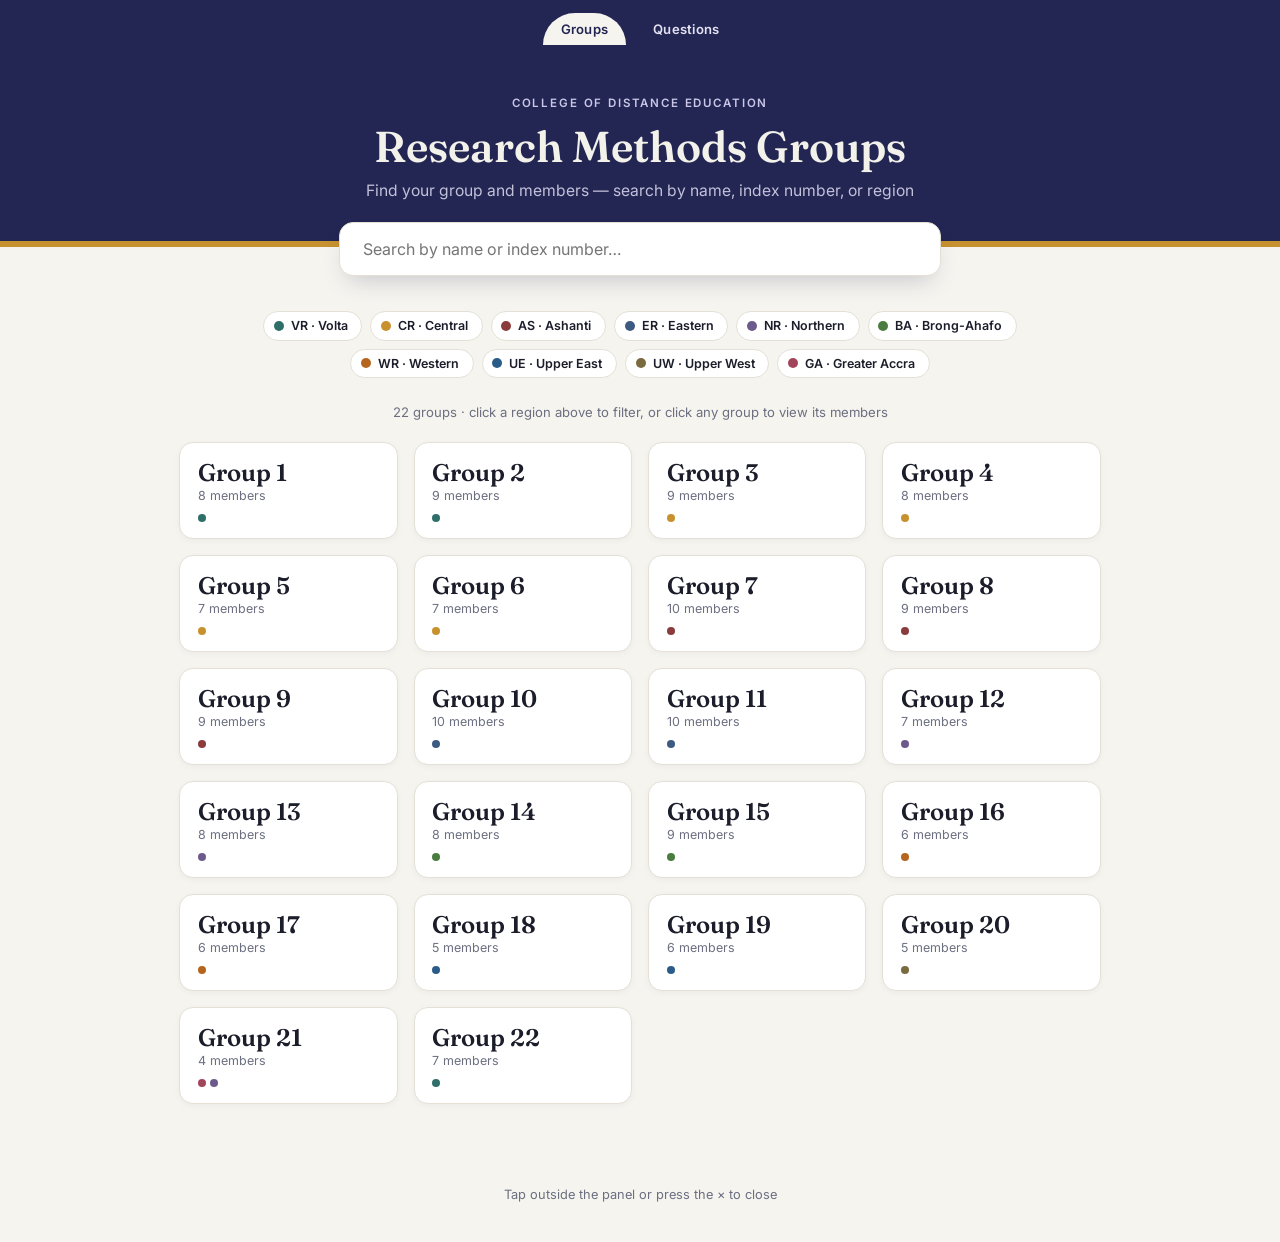
<file: index.html>
<!DOCTYPE html>
<html lang="en">
<head>
<meta charset="UTF-8">
<meta name="viewport" content="width=device-width, initial-scale=1.0">
<title>Research Methods — Groups</title>
<style>
  @import url('https://fonts.googleapis.com/css2?family=Fraunces:opsz,wght@9..144,500;9..144,600;9..144,700&family=Inter:wght@400;500;600;700&display=swap');

  :root{
    --ink:#1b1d2a;
    --paper:#f6f4ef;
    --card:#ffffff;
    --line:#e4e0d6;
    --navy:#232653;
    --gold:#c8912f;
    --muted:#6b6f80;

    /* region palette — one distinct hue per Ghana region code in the data */
    --r-VR:#2f6f6a;  /* Volta        - teal    */
    --r-CR:#c8912f;  /* Central      - gold    */
    --r-AS:#8a3b3b;  /* Ashanti      - brick   */
    --r-ER:#3d5a80;  /* Eastern      - steel   */
    --r-NR:#6d5a8c;  /* Northern     - plum    */
    --r-BA:#4a7c3f;  /* Brong-Ahafo  - moss    */
    --r-WR:#b5651d;  /* Western      - ochre   */
    --r-UE:#2a5c8a;  /* Upper East   - blue    */
    --r-UW:#7a6a3f;  /* Upper West   - olive   */
    --r-GA:#a3455a;  /* Greater Accra- rose    */
  }

  *{box-sizing:border-box;}
  body{
    margin:0; background:var(--paper); color:var(--ink);
    font-family:'Inter',system-ui,sans-serif;
    -webkit-font-smoothing:antialiased;
  }

  header{
    background:var(--navy); color:#f2f1ea;
    padding:3.2rem 1.5rem 2.6rem; text-align:center;
    border-bottom:6px solid var(--gold);
  }
  header .eyebrow{
    font-size:.72rem; letter-spacing:.16em; text-transform:uppercase;
    color:#c9c6e8; margin-bottom:.6rem; font-weight:600;
  }
  header h1{
    font-family:'Fraunces',serif; font-weight:600; font-size:clamp(1.8rem,4vw,2.7rem);
    margin:0 0 .5rem;
  }
  header p{ margin:0; color:#c3c1da; font-size:.98rem; }

  .search-wrap{
    max-width:640px; margin:-1.6rem auto 0; padding:0 1.2rem; position:relative; z-index:5;
  }
  #searchInput{
    width:100%; padding:1rem 1.4rem; border-radius:14px; border:1px solid var(--line);
    box-shadow:0 12px 24px -10px rgba(35,38,83,.25); outline:none; font-size:1rem;
    font-family:inherit; background:var(--card); color:var(--ink);
  }
  #searchInput:focus{ border-color:var(--navy); }

  #searchResults{ max-width:640px; margin:.7rem auto 0; padding:0 1.2rem; }
  .result-card{
    background:var(--card); border:1px solid var(--line); border-radius:12px;
    padding:.85rem 1.1rem; margin-bottom:.55rem; display:flex; justify-content:space-between;
    align-items:center; gap:1rem;
  }
  .result-card strong{ font-weight:600; }
  .result-card .idx{ color:var(--muted); font-size:.85rem; }
  .result-tag{
    color:#fff; padding:.25rem .7rem; border-radius:999px; font-size:.72rem;
    font-weight:600; letter-spacing:.03em; white-space:nowrap;
  }

  /* region legend / filter */
  .legend{
    max-width:900px; margin:2.2rem auto .4rem; padding:0 1.2rem;
    display:flex; flex-wrap:wrap; gap:.5rem; justify-content:center;
  }
  .legend button{
    display:flex; align-items:center; gap:.45rem; font-family:inherit;
    background:var(--card); border:1px solid var(--line); border-radius:999px;
    padding:.4rem .85rem .4rem .6rem; cursor:pointer; font-size:.78rem; font-weight:600;
    color:var(--ink); transition:.15s ease;
  }
  .legend button .dot{ width:.62rem; height:.62rem; border-radius:50%; flex:none; }
  .legend button:hover{ border-color:var(--navy); }
  .legend button.active{ background:var(--navy); border-color:var(--navy); color:#fff; }
  .legend .clear{ opacity:.65; font-weight:500; }

  .section-label{
    text-align:center; max-width:900px; margin:1.6rem auto .2rem; padding:0 1.2rem;
    color:var(--muted); font-size:.82rem;
  }

  .container{
    display:grid; grid-template-columns:repeat(auto-fill,minmax(190px,1fr));
    gap:16px; padding:1.2rem; max-width:960px; margin:0 auto 3rem;
  }

  .group-card{
    background:var(--card); border:1px solid var(--line); border-radius:14px;
    padding:1.1rem 1.1rem 1rem; cursor:pointer; text-align:left;
    box-shadow:0 2px 6px rgba(27,29,42,.04); transition:.18s ease;
  }
  .group-card:hover{ transform:translateY(-3px); box-shadow:0 10px 20px -8px rgba(27,29,42,.18); border-color:var(--navy); }
  .group-card.dimmed{ opacity:.32; }
  .group-card.highlighted{ border-color:var(--gold); box-shadow:0 0 0 2px var(--gold); }

  .group-card .g-num{
    font-family:'Fraunces',serif; font-size:1.5rem; font-weight:600; line-height:1;
  }
  .group-card .g-count{ color:var(--muted); font-size:.78rem; margin-top:.2rem; }
  .g-regions{ display:flex; gap:4px; margin-top:.7rem; flex-wrap:wrap; }
  .g-regions .dot{ width:.5rem; height:.5rem; border-radius:50%; }

  /* modal */
  .modal{
    display:none; position:fixed; inset:0; background:rgba(27,29,42,.55);
    backdrop-filter:blur(3px); z-index:1000; padding:2rem 1rem;
  }
  .modal-content{
    background:var(--card); margin:2vh auto; padding:2rem; width:100%; max-width:720px;
    border-radius:18px; position:relative; max-height:88vh; overflow-y:auto;
    box-shadow:0 30px 60px -20px rgba(0,0,0,.4);
  }
  .modal-content h2{ font-family:'Fraunces',serif; font-weight:600; margin:0 0 1rem; }
  .close{
    position:absolute; top:1.1rem; right:1.3rem; font-size:1.6rem; cursor:pointer;
    color:var(--muted); line-height:1;
  }
  .close:hover{ color:var(--ink); }

  .question-link{
    display:inline-block; margin-top:1.3rem; background:var(--gold); color:#fff;
    text-decoration:none; font-weight:700; font-size:.9rem; padding:.7rem 1.3rem;
    border-radius:10px; transition:.15s ease;
  }
  .question-link:hover{ background:var(--navy); }

  table{ width:100%; border-collapse:collapse; }
  th{
    background:var(--paper); padding:.7rem .8rem; text-align:left; font-size:.78rem;
    text-transform:uppercase; letter-spacing:.04em; color:var(--muted); border-bottom:1px solid var(--line);
  }
  td{ padding:.7rem .8rem; border-bottom:1px solid var(--line); font-size:.92rem; }
  td.rtag{ white-space:nowrap; }
  .badge{ color:#fff; padding:.2rem .55rem; border-radius:999px; font-size:.72rem; font-weight:600; }

  footer{ text-align:center; color:var(--muted); font-size:.8rem; padding:1rem 1rem 2.5rem; }

  .nav{
    display:flex; justify-content:center; gap:.6rem; padding:.8rem 1rem 0;
    background:var(--navy);
  }
  .nav a{
    color:#e4e2f2; text-decoration:none; font-size:.82rem; font-weight:600;
    padding:.5rem 1.1rem; border-radius:999px 999px 0 0; letter-spacing:.02em;
  }
  .nav a.active{ background:var(--paper); color:var(--navy); }
  .nav a:not(.active):hover{ background:rgba(255,255,255,.1); }
</style>
</head>
<body>

<div class="nav">
  <a href="index.html" class="active">Groups</a>
  <a href="questions.html">Questions</a>
</div>
<header>
  <div class="eyebrow">College of Distance Education</div>
  <h1>Research Methods Groups</h1>
  <p>Find your group and members — search by name, index number, or region</p>
</header>

<div class="search-wrap">
  <input type="text" id="searchInput" placeholder="Search by name or index number…">
</div>
<div id="searchResults"></div>

<div class="legend" id="legend"></div>
<div class="section-label" id="sectionLabel">22 groups · click a region above to filter, or click any group to view its members</div>

<div class="container" id="groupContainer"></div>

<div class="modal" id="groupModal">
  <div class="modal-content">
    <span class="close">&times;</span>
    <h2 id="modalTitle"></h2>
    <div class="table-wrapper">
      <table>
        <thead><tr><th>No</th><th>Name</th><th>Index Number</th><th>Region</th></tr></thead>
        <tbody id="studentList"></tbody>
      </table>
    </div>
    <a id="modalQuestionLink" class="question-link" href="#">Click here to see your question →</a>
  </div>
</div>

<footer>Tap outside the panel or press the × to close</footer>

<script>
const groups = {
  1: [
    { name: "Asare Abaitey", index: "CD/ITE/VR/04/24/0008", region: "VR" },
    { name: "CORBAN AWUKU", index: "CD/ITE/VR/04/24/0006", region: "VR" },
    { name: "DONKOR COLLINS", index: "CD/ITE/VR/04/23/0005", region: "VR" },
    { name: "DORA EDITH FIABU", index: "BSCIT/VR/04/24/0005", region: "VR" },
    { name: "Emmanuel Kwaku Klutse", index: "CD/ITE/VR/04/23/0013", region: "VR" },
    { name: "INNOCENT KWASI XEVI", index: "CD/ITE/VR/04/23/0006", region: "VR" },
    { name: "JOHNNY ALIFODZI", index: "BSCIT/VR/04/24/0012", region: "VR" },
    { name: "JOSHUA KORBLAH WANORMETAH", index: "BSCIT/VR/04/23/0002", region: "VR" }
  ],
  2: [
    { name: "Lukman Sulemana", index: "CD/ITE/VR/04/24/0005", region: "VR" },
    { name: "MISHIHU PETER EDEM", index: "CD/ITE/VR/04/23/0001", region: "VR" },
    { name: "NUKUNU BENJAMIN", index: "CD/ITE/VR/04/24/0012", region: "VR" },
    { name: "ROBERT AHIAVE", index: "CD/ITE/VR/04/23/0009", region: "VR" },
    { name: "SYLVESTER ATTAH", index: "CD/ITE/VR/04/24/0004", region: "VR" },
    { name: "TSEDZAH DAVID LIVINGSTON YAW", index: "CD/ITE/VR/04/24/0011", region: "VR" },
    { name: "AWUKU CORBAN", index: "CD/ITE/VR/04/24/0006", region: "VR" },
    { name: "AMETEPEE PROSPER", index: "CD/ITE//24/0001", region: "VR" },
    { name: "ADDAE FELIX", index: "CD/ITE/VR/04/24/0013", region: "VR" }
  ],
  3: [
    { name: "ALFRED KWASI", index: "BSCIT/CR/01/23/0016", region: "CR" },
    { name: "ANNAN FRANKLIN", index: "CD/ITE/CR/01/23/0028", region: "CR" },
    { name: "ANTHONY DAVID AUBYN", index: "CD/ITE/CR/01/23/0029", region: "CR" },
    { name: "BOYE, EMMANUEL ABBAS", index: "CD/ITE/CR/01/23/0013", region: "CR" },
    { name: "CLEMENT KOFI PRAH", index: "CD/ITE/CR/01/24/0014", region: "CR" },
    { name: "CLEMENT KOFI PRAH", index: "CD/ITE/CR/01/24/0014", region: "CR" },
    { name: "DORCAS ASIEDUWAA DONKOR", index: "CD/ITE/CR/01/23/0021", region: "CR" },
    { name: "Ebenezer Arthur", index: "BScIT/CR/01/23/0018", region: "CR" },
    { name: "EDWARD ESHUN", index: "BSCIT/CR/01/23/0001", region: "CR" }
  ],
  4: [
    { name: "EMMANUEL ATO KOOMSON-BINEY", index: "BSCIT/CR/01/24/0014", region: "CR" },
    { name: "EMMANUEL KOFI PIETERSON", index: "CD/ITE/CR/01/24/0004", region: "CR" },
    { name: "FRANCIS MAWULI FIATI", index: "BSCIT/CR/01/23/0004", region: "CR" },
    { name: "FRANK EGHAN", index: "CD/ITE/CR/01/24/0005", region: "CR" },
    { name: "GODWIN ADZRA", index: "CD/ITE/CR/01/23/0014", region: "CR" },
    { name: "JAMIL UMAR", index: "BSCIT/CR/01/24/0023", region: "CR" },
    { name: "JOSEPH AHINAKWAH", index: "BSCIT/CR/01/23/0005", region: "CR" },
    { name: "KYAKYE EMMANUEL OKYERE", index: "BSCIT/CR/30/25/0003", region: "CR" }
  ],
  5: [
    { name: "MENSAH LEONNDEL", index: "CD/ITE/CR/01/23/0023", region: "CR" },
    { name: "MERSHACK ANNAN", index: "CD/ITE/CR/01/23/0003", region: "CR" },
    { name: "MOHAMMED SAEED", index: "BSCIT/CR/01/24/0022", region: "CR" },
    { name: "NANA DANSO OKOH-OKAI", index: "BSCIT/CR/01/23/0010", region: "CR" },
    { name: "OSEI KOFI BROBBEY", index: "BSCIT/CR/30/25/0010", region: "CR" },
    { name: "PATRICK PRINCE ZIKPUI", index: "BSCIT/CR/01/23/0014", region: "CR" },
    { name: "RICHARD ESSEL", index: "BSCIT/CR/01/23/0006", region: "CR" }
  ],
  6: [
    { name: "ROCKSON ODURO AKUAMOAH", index: "BSCIT/CR/01/23/0002", region: "CR" },
    { name: "RUTH MENSAH", index: "CD/ITE/CR/01/23/0001", region: "CR" },
    { name: "SALAMATU AHMED ABUBAKAR", index: "CD/ITE/CR/01/23/0002", region: "CR" },
    { name: "SIMON QUAICOE", index: "CD/ITE/CR/01/24/0010", region: "CR" },
    { name: "STEPHEN BOATENG", index: "CD/ITE/CR/01/23/0018", region: "CR" },
    { name: "THEOPHILUS ARYEE", index: "CD/ITE/CR/01/23/0032", region: "CR" },
    { name: "VALENTINE KAFUI AWUNYO", index: "BSCIT/CR/01/23/0013", region: "CR" }
  ],
  7: [
    { name: "AFUM CLEMENT", index: "CD/ITE/AS/09/24/0019", region: "AS" },
    { name: "Agnes Addai-Yeboah", index: "CD/ITE/AS/09/24/0008", region: "AS" },
    { name: "Amofa  Amponsah Emmanuel", index: "CD/ITE/AS/09/24/0011", region: "AS" },
    { name: "ANDREWS SEIDU", index: "BSCIT/AS/09/24/0005", region: "AS" },
    { name: "ANNOR KOFI SETH", index: "CD/ITE/AS/09/23/0031", region: "AS" },
    { name: "ANNOR OLIVER", index: "CD/ITE/AS/09/23/0003", region: "AS" },
    { name: "AWUDU MALIK", index: "CD/ITE/AS/09/24/0003", region: "AS" },
    { name: "Baffour kyei Emmanuel", index: "CD/ITE/AS/09/23/0012", region: "AS" },
    { name: "Boadu Richard", index: "BSCIT/AS/09/23/0006", region: "AS" },
    { name: "Boateng Richard", index: "CD/ITE/AS/09/24/0024", region: "AS" }
  ],
  8: [
    { name: "Christiana Alarle", index: "CD/ITE/AS/09/24/0004", region: "AS" },
    { name: "Collins Tuffour", index: "CD/ITE/AS/09/24/0016", region: "AS" },
    { name: "Daniel Kwabena Boakye", index: "CD/ITE/AS/09/24/0006", region: "AS" },
    { name: "DANQUAH HANNAH", index: "CD/ITE/AS/09/23/0027", region: "AS" },
    { name: "Edmund Yedu Quansah", index: "BSCIT/AS/09/23/0002", region: "AS" },
    { name: "Edwin Kwakye", index: "BSCIT/AS/09/23/0007", region: "AS" },
    { name: "EMMANUELLA ADU-ADOMAH", index: "CD/ITE/AS/09/24/0001", region: "AS" },
    { name: "Erica Asante", index: "CD/ITE/AS/09/23/0021", region: "AS" },
    { name: "Faustina Awuah", index: "CD/ITE/AS/09/23/0032", region: "AS" }
  ],
  9: [
    { name: "FRANK NANA ADJEI BAFFOUR", index: "BSCIT/AS/09/23/0008", region: "AS" },
    { name: "ISAAC OPPONG", index: "CD/ITE/AS/09/23/0010", region: "AS" },
    { name: "JONATHAN OSEI BOATENG", index: "CD/ITE/AS/09/24/0012", region: "AS" },
    { name: "Maxwell Junior Atta Poku", index: "CD/ITE/AS/09/24/0014", region: "AS" },
    { name: "MICHEAL OPOKU ASAMOAH", index: "CD/ITE/AS/09/23/0029", region: "AS" },
    { name: "Rita Bobie Ansah", index: "CD/ITE/AS/09/24/0005", region: "AS" },
    { name: "SAAH ATTA DANIEL", index: "CD/ITE/AS/09/24/0010", region: "AS" },
    { name: "SAMIRA NUHU YAHYA", index: "CD/ITE/AS/09/24/0007", region: "AS" },
    { name: "Stella Boateng Mensah", index: "CD/ITE/AS/09/23/0009", region: "AS" }
  ],
  10: [
    { name: "ADDEY SAMPSON", index: "CD/ITE/ER/01/24/0001", region: "ER" },
    { name: "Adjovu Abdul Rahman", index: "CD/ITE/ER/01/24/0018", region: "ER" },
    { name: "ALEX TETTEH", index: "CD/ITE/ER/01/24/0005", region: "ER" },
    { name: "Awo-Teye Seth", index: "CD/ITE/ER/01/24/0012", region: "ER" },
    { name: "Boateng Emmanuel Boadu", index: "CD/ITE/ER/01/24/0006", region: "ER" },
    { name: "BOATENG PRINCE", index: "CD/ITE/ER/01/24/0009", region: "ER" },
    { name: "Darko Emmanuel", index: "BSCIT/ER/01/23/0005", region: "ER" },
    { name: "Larbi Tetteh Gabriel", index: "BSCIT/ER/01/23/0001", region: "ER" },
    { name: "ERIC KOBINA MENSAH", index: "CD/ITE/ER/01/24/0017", region: "ER" },
    { name: "FYNN-SNAMAN ARCHIBALD NYAMEATE", index: "CD/ITE/ER/01/23/0019", region: "ER" }
  ],
  11: [
    { name: "Joana Yaa Amponsah", index: "CD/ITE/ER/01/24/0016", region: "ER" },
    { name: "KYEI ASOMANING KWAKU", index: "CD/ITE/ER/01/24/0004", region: "ER" },
    { name: "Lydia Baah Amoako", index: "CD/ITE/ER/01/24/0010", region: "ER" },
    { name: "OBENG ERNEST", index: "CD/ITE/ER/01/24/0011", region: "ER" },
    { name: "Peter Kofi Agradi", index: "CD/ITE/ER/01/23/0003", region: "ER" },
    { name: "Richmond Seyram Wordekpor", index: "CD/ITE/ER/01/23/0017", region: "ER" },
    { name: "Susana Antwi", index: "BSCIT/ER/01/23/0002", region: "ER" },
    { name: "Emmanuel Ohene Budu", index: "CD/ITE/ER/01/24/0020", region: "ER" },
    { name: "EMMANUEL KWABENA AHIABOR", index: "BSCIT/ER/30/25/0012", region: "ER" },
    { name: "YELLOOH YAW ZAKKOUR", index: "CD/ITE/ER/01/24/0003", region: "ER" }
  ],
  12: [
    { name: "ABDUL NASIR ABDUL RAHAMAN", index: "CD/ITE/NR/02/24/0008", region: "NR" },
    { name: "ABDUL-WARIS ZUA ISSAH", index: "CD/ITE/NR/02/24/0005", region: "NR" },
    { name: "Adam Mansuru", index: "CD/ITE/NR/02/24/0001", region: "NR" },
    { name: "Akanbasiwayi Joshua", index: "CD/ITE/NR/02/24/0016", region: "NR" },
    { name: "Alhassan Shaibu Eliasu", index: "CD/ITE/NR/02/24/0009", region: "NR" },
    { name: "Alhassan Tarika Mohammed", index: "CD/ITE/NR/02/24/0015", region: "NR" },
    { name: "Dery Naamwin Charlotte", index: "BSCIT/NR/02/24/0003", region: "NR" }
  ],
  13: [
    { name: "Fuseini Rauf", index: "CD/ITE/NR/02/24/0010", region: "NR" },
    { name: "ISSAH BABA IDDI", index: "BSCIT/NR/02/24/0009", region: "NR" },
    { name: "JOSEPH SUHUYINI MAHAMA", index: "CD/ITE/NR/02/23/0020", region: "NR" },
    { name: "Kwesi Sam Wilson", index: "CD/ITE/NR/02/23/0021", region: "NR" },
    { name: "MOHAMMED ABDUL MUMIN", index: "BSCIT/NR/02/23/0007", region: "NR" },
    { name: "Nkabiche Joel Niyasangma", index: "Cd/ite/NR/23/0002", region: "NR" },
    { name: "OSMAN SALIM", index: "BSCIT/NR/02/23/0001", region: "NR" },
    { name: "YAKUBU ABDUL-RAZAK", index: "CD/ITE/NR/02/24/0004", region: "NR" }
  ],
  14: [
    { name: "ALLAKOM", index: "CD/ITE/BA/11/24/0003", region: "BA" },
    { name: "AMANKWAA ISAAC", index: "CD/ITE/BA/11/24/0015", region: "BA" },
    { name: "ASAMAN SALIFU CHARLES", index: "BSCIT/BA/11/24/0005", region: "BA" },
    { name: "ASARE KWAKU SAMUEL", index: "CD/ITE/BA/11/23/0001", region: "BA" },
    { name: "BAWEL ANDREWS", index: "CD/ITE/BA/11/24/0013", region: "BA" },
    { name: "BRIGHT ASOMAH", index: "CD/ITE/BA/11/24/0011", region: "BA" },
    { name: "Obeng Emmanuel", index: "BSCIT/BR/30/25/0001", region: "BA" },
    { name: "EBENEZER OSEI BOAHEN", index: "CD/ITE/BA/11/24/0006", region: "BA" }
  ],
  15: [
    { name: "GEORGE BOATENG", index: "CD/ITE/BA/11/23/0021", region: "BA" },
    { name: "ISAAC OSEI YEBOAH", index: "CD/ITE/BA/11/23/0008", region: "BA" },
    { name: "JOSEPH OHENE ASARE", index: "CD/ITE/BA/11/24/0008", region: "BA" },
    { name: "NSOH NICHOLAS", index: "CD/ITE/BA/11/23/0014", region: "BA" },
    { name: "Sarfo kwadwo Evans", index: "CD/ITE/BA/11/23/0005", region: "BA" },
    { name: "SEI YIRIARAH RANSOM", index: "CD/ITE/BA/11/24/0018", region: "BA" },
    { name: "BENEDICT OPPONG", index: "CD/ITE/BA/11/23/0007", region: "BA" },
    { name: "AKAMBELUM AWENEGROYA GEORGE", index: "CD/ITE/BA/11/24/0004", region: "BA" },
    { name: "Tsitsia Pearl Afi", index: "CD/ITE/BA/11/23/0015", region: "BA" }
  ],
  16: [
    { name: "ABRAHAM KATTAH", index: "BSCIT/WR/08/23/0006", region: "WR" },
    { name: "Asamoah Raymond Senior", index: "BSCIT/WR/08/23/0004", region: "WR" },
    { name: "EBENEZER KWESI NKRUMAH", index: "BSCIT/WR/08/23/0002", region: "WR" },
    { name: "Emmanuel Baidoo", index: "BSCIT/WR/08/23/0003", region: "WR" },
    { name: "Gloria obenewaa-Adjei", index: "BSCIT/WR/08/24/0007", region: "WR" },
    { name: "Isaac Kwesi Dei-Forson", index: "BSCIT/WR/08/23/0011", region: "WR" }
  ],
  17: [
    { name: "ISAAC OPOKU", index: "CD/ITE/WR/08/24/0001", region: "WR" },
    { name: "MERCY ADOMAKOA BOATENG", index: "BSCIT/WR/08/23/0009", region: "WR" },
    { name: "Michael Aidoo", index: "CD/ITE/WR/08/24/0007", region: "WR" },
    { name: "SAFO DOMINIC CLEMENT", index: "CD/ITE/WR/08/23/0005", region: "WR" },
    { name: "Solomon Dodoo-Entsie", index: "CD/ITE/WR/08/24/0006", region: "WR" },
    { name: "Solomon Yao Agbemadu", index: "CD/ITE/WR/08/24/0008", region: "WR" }
  ],
  18: [
    { name: "AKURUGU ASSIBI JOSEPHINE", index: "CD/ITE/UE/02/24/0010", region: "UE" },
    { name: "AMADU WABUGU SHERIF", index: "CD/ITE/UE/02/24/0007", region: "UE" },
    { name: "AMARTEY ISAAC JUNIOR", index: "CD/ITE/UE/02/24/0005", region: "UE" },
    { name: "Eric Wonbod Laar", index: "CD/ITE/UE/02/24/0003", region: "UE" },
    { name: "Faisal Ali", index: "BSCIT/UE/02/23/0001", region: "UE" }
  ],
  19: [
    { name: "KABA BUGASE RAPHAEL", index: "CD/ITE/UE/02/23/0007", region: "UE" },
    { name: "KORTOE RICHARD MAKAFUI", index: "CD/ ITE/UE/02/24/0001", region: "UE" },
    { name: "ATULE AUGUSTINE AWINTIBRA", index: "CD/ITE/UE/02/23/0004", region: "UE" },
    { name: "MAJEED ABDULAI", index: "CD/ITE/UE/02/23/0002", region: "UE" },
    { name: "SEIDU SURINLA ABDALLAH", index: "CD/ITE/UE/02/24/0011", region: "UE" },
    { name: "YIDANA ABDUL-MAJEED", index: "BScIT/UE/30/25/0001", region: "UE" }
  ],
  20: [
    { name: "ABDUL-RASHID ISSAHAKU SUNGSUMA", index: "CD/ITE/UW/01/24/0003", region: "UW" },
    { name: "ABDUL-WASIR MAHAMA YAKUBU", index: "CD/ITE/UW/01/24/0002", region: "UW" },
    { name: "Beyuo Rita", index: "CD/ITE/UW/30/25/0001", region: "UW" },
    { name: "Mumuni mabruk", index: "CD/ITE/UW/01/24/0001", region: "UW" },
    { name: "MWINI REINFRED", index: "CD/ITE/UW/01/24/0006", region: "UW" }
  ],
  21: [
    { name: "Agyei Richard", index: "CD/ITE/GA/14/23/0018", region: "GA" },
    { name: "SELBY LESLIE BLANKSON", index: "BSCIT/GA/14/24/0054", region: "GA" },
    { name: "Daniel Mawuli Agbelesessie", index: "BSCIT/NR/02/23/0005", region: "NR" },
    { name: "Steven Okra Prah", index: "BSCIT/GA/14/23/0003", region: "GA" }
  ],
  22: [
    { name: "ABOTSI JOY", index: "BSCIT/VR/04/24/0006", region: "VR" },
    { name: "ADZIMAHE Gabriel Kwaku", index: "CD/ITE/VR/04/24/0018", region: "VR" },
    { name: "Agbeko Elijah", index: "CD/ITE/VR/04/24/0009", region: "VR" },
    { name: "AMEKUFE VICTOR", index: "CD/ITE/VR/04/24/0014", region: "VR" },
    { name: "AMOAH DAVID", index: "CD/ITE/VR/04/24/0016", region: "VR" },
    { name: "Apetsi Joseph Senyo", index: "CD/ITE/VR/04/24/0002", region: "VR" },
    { name: "Lawrence Richmond Agbemadu", index: "BSCIT/VR/04/23/0003", region: "VR" }
  ]
};

const regionNames = {
  VR:"Volta", CR:"Central", AS:"Ashanti", ER:"Eastern", NR:"Northern",
  BA:"Brong-Ahafo", WR:"Western", UE:"Upper East", UW:"Upper West", GA:"Greater Accra"
};

const groupContainer = document.getElementById("groupContainer");
const modal = document.getElementById("groupModal");
const studentList = document.getElementById("studentList");
const legend = document.getElementById("legend");
const sectionLabel = document.getElementById("sectionLabel");

let activeRegion = null;

// Build region legend/filter
const regionsPresent = Object.keys(regionNames).filter(r =>
  Object.values(groups).some(list => list.some(s => s.region === r))
);

regionsPresent.forEach(r => {
  const btn = document.createElement("button");
  btn.innerHTML = `<span class="dot" style="background:var(--r-${r})"></span>${r} · ${regionNames[r]}`;
  btn.onclick = () => {
    activeRegion = activeRegion === r ? null : r;
    renderLegend();
    renderCards();
  };
  btn.dataset.region = r;
  legend.appendChild(btn);
});

function renderLegend(){
  [...legend.children].forEach(btn => {
    btn.classList.toggle("active", btn.dataset.region === activeRegion);
  });
  sectionLabel.textContent = activeRegion
    ? `Showing groups with students from ${regionNames[activeRegion]} (${activeRegion}) — click again to clear`
    : "22 groups · click a region above to filter, or click any group to view its members";
}

function renderCards(){
  groupContainer.innerHTML = "";
  Object.keys(groups).forEach(num => {
    const list = groups[num];
    const hasRegion = list.some(s => s.region === activeRegion);
    const card = document.createElement("div");
    card.className = "group-card";
    if (activeRegion) card.classList.add(hasRegion ? "highlighted" : "dimmed");

    const uniqueRegions = [...new Set(list.map(s => s.region))];
    const dots = uniqueRegions.map(r => `<span class="dot" style="background:var(--r-${r})" title="${regionNames[r] || r}"></span>`).join("");

    card.innerHTML = `
      <div class="g-num">Group ${num}</div>
      <div class="g-count">${list.length} member${list.length !== 1 ? "s" : ""}</div>
      <div class="g-regions">${dots}</div>
    `;
    card.onclick = () => showGroup(num);
    groupContainer.appendChild(card);
  });
}

function showGroup(num){
  document.getElementById("modalTitle").innerText = `Group ${num}`;
  studentList.innerHTML = groups[num].map((s, i) => `
    <tr>
      <td>${i + 1}</td>
      <td>${s.name}</td>
      <td>${s.index}</td>
      <td class="rtag"><span class="badge" style="background:var(--r-${s.region})">${s.region}</span></td>
    </tr>
  `).join('');
  document.getElementById("modalQuestionLink").href = `questions.html?group=${num}`;
  modal.style.display = "block";
}

document.querySelector(".close").onclick = () => modal.style.display = "none";
window.onclick = (e) => { if (e.target === modal) modal.style.display = "none"; };

document.getElementById("searchInput").addEventListener("input", (e) => {
  const val = e.target.value.toLowerCase().trim();
  const results = document.getElementById("searchResults");
  results.innerHTML = val.length < 2 ? "" : Object.entries(groups).flatMap(([g, list]) =>
    list.filter(s => s.name.toLowerCase().includes(val) || s.index.toLowerCase().includes(val))
        .map(s => `
          <div class="result-card">
            <div><strong>${s.name}</strong><br><span class="idx">${s.index}</span></div>
            <span class="result-tag" style="background:var(--r-${s.region})">Group ${g}</span>
          </div>`)
  ).join('');
});

renderLegend();
renderCards();
</script>
</body>
</html>
</file>
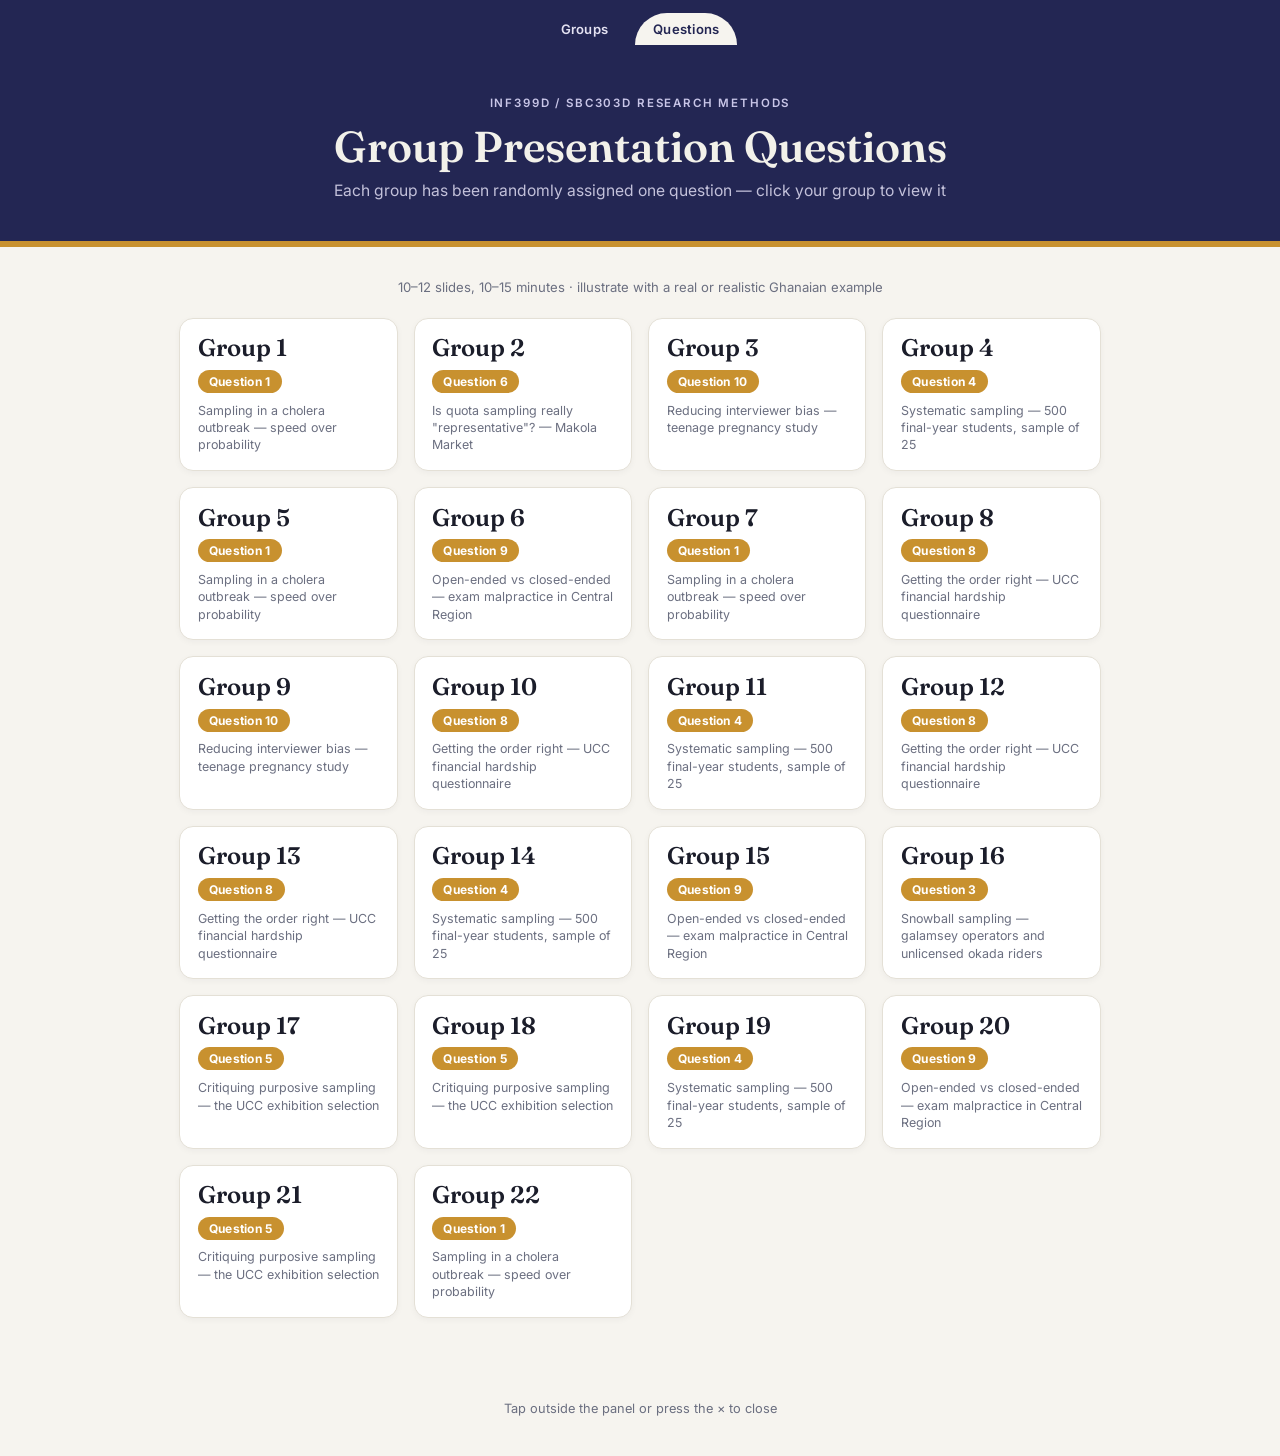
<file: questions.html>
<!DOCTYPE html>
<html lang="en">
<head>
<meta charset="UTF-8">
<meta name="viewport" content="width=device-width, initial-scale=1.0">
<title>Research Methods — Group Questions</title>
<style>
  @import url('https://fonts.googleapis.com/css2?family=Fraunces:opsz,wght@9..144,500;9..144,600;9..144,700&family=Inter:wght@400;500;600;700&display=swap');

  :root{
    --ink:#1b1d2a;
    --paper:#f6f4ef;
    --card:#ffffff;
    --line:#e4e0d6;
    --navy:#232653;
    --gold:#c8912f;
    --muted:#6b6f80;
  }

  *{box-sizing:border-box;}
  body{
    margin:0; background:var(--paper); color:var(--ink);
    font-family:'Inter',system-ui,sans-serif;
    -webkit-font-smoothing:antialiased;
  }

  .nav{ display:flex; justify-content:center; gap:.6rem; padding:.8rem 1rem 0; background:var(--navy); }
  .nav a{ color:#e4e2f2; text-decoration:none; font-size:.82rem; font-weight:600; padding:.5rem 1.1rem; border-radius:999px 999px 0 0; letter-spacing:.02em; }
  .nav a.active{ background:var(--paper); color:var(--navy); }
  .nav a:not(.active):hover{ background:rgba(255,255,255,.1); }

  header{
    background:var(--navy); color:#f2f1ea;
    padding:3.2rem 1.5rem 2.6rem; text-align:center;
    border-bottom:6px solid var(--gold);
  }
  header .eyebrow{ font-size:.72rem; letter-spacing:.16em; text-transform:uppercase; color:#c9c6e8; margin-bottom:.6rem; font-weight:600; }
  header h1{ font-family:'Fraunces',serif; font-weight:600; font-size:clamp(1.8rem,4vw,2.7rem); margin:0 0 .5rem; }
  header p{ margin:0; color:#c3c1da; font-size:.98rem; }

  .section-label{ text-align:center; max-width:900px; margin:2rem auto .2rem; padding:0 1.2rem; color:var(--muted); font-size:.82rem; }

  .container{
    display:grid; grid-template-columns:repeat(auto-fill,minmax(190px,1fr));
    gap:16px; padding:1.2rem; max-width:960px; margin:0 auto 3rem;
  }

  .group-card{
    background:var(--card); border:1px solid var(--line); border-radius:14px;
    padding:1.1rem 1.1rem 1rem; cursor:pointer; text-align:left;
    box-shadow:0 2px 6px rgba(27,29,42,.04); transition:.18s ease;
  }
  .group-card:hover{ transform:translateY(-3px); box-shadow:0 10px 20px -8px rgba(27,29,42,.18); border-color:var(--navy); }

  .group-card .g-num{ font-family:'Fraunces',serif; font-size:1.5rem; font-weight:600; line-height:1; }
  .g-qtag{
    display:inline-block; margin-top:.6rem; background:var(--gold); color:#fff;
    padding:.25rem .7rem; border-radius:999px; font-size:.75rem; font-weight:700; letter-spacing:.02em;
  }
  .g-qpreview{ color:var(--muted); font-size:.78rem; margin-top:.55rem; line-height:1.4; }

  .modal{ display:none; position:fixed; inset:0; background:rgba(27,29,42,.55); backdrop-filter:blur(3px); z-index:1000; padding:2rem 1rem; }
  .modal-content{
    background:var(--card); margin:2vh auto; padding:2rem; width:100%; max-width:720px;
    border-radius:18px; position:relative; max-height:88vh; overflow-y:auto;
    box-shadow:0 30px 60px -20px rgba(0,0,0,.4);
  }
  .modal-content h2{ font-family:'Fraunces',serif; font-weight:600; margin:0 0 .3rem; }
  .modal-content .q-label{ color:var(--gold); font-weight:700; font-size:.85rem; margin-bottom:1rem; letter-spacing:.03em; }
  .modal-content .q-prompt{ font-size:.98rem; line-height:1.55; margin-bottom:1.4rem; }
  .modal-content h3{ font-size:.85rem; text-transform:uppercase; letter-spacing:.04em; color:var(--muted); margin:0 0 .6rem; }
  .modal-content ol{ margin:0; padding-left:1.2rem; }
  .modal-content ol li{ margin-bottom:.45rem; font-size:.92rem; line-height:1.45; }
  .close{ position:absolute; top:1.1rem; right:1.3rem; font-size:1.6rem; cursor:pointer; color:var(--muted); line-height:1; }
  .close:hover{ color:var(--ink); }

  footer{ text-align:center; color:var(--muted); font-size:.8rem; padding:1rem 1rem 2.5rem; }
</style>
</head>
<body>

<div class="nav">
  <a href="index.html">Groups</a>
  <a href="questions.html" class="active">Questions</a>
</div>

<header>
  <div class="eyebrow">INF399D / SBC303D Research Methods</div>
  <h1>Group Presentation Questions</h1>
  <p>Each group has been randomly assigned one question — click your group to view it</p>
</header>

<div class="section-label">10–12 slides, 10–15 minutes · illustrate with a real or realistic Ghanaian example</div>

<div class="container" id="groupContainer"></div>

<div class="modal" id="qModal">
  <div class="modal-content">
    <span class="close">&times;</span>
    <h2 id="modalGroupTitle"></h2>
    <div class="q-label" id="modalQLabel"></div>
    <div class="q-prompt" id="modalQPrompt"></div>
    <h3>Suggested slide breakdown</h3>
    <ol id="modalBreakdown"></ol>
  </div>
</div>

<footer>Tap outside the panel or press the × to close</footer>

<script>
// Fixed random assignment — group number -> question number
const assignment = {
  1: 1, 2: 6, 3: 10, 4: 4, 5: 1, 6: 9, 7: 1, 8: 8, 9: 10, 10: 8,
  11: 4, 12: 8, 13: 8, 14: 4, 15: 9, 16: 3, 17: 5, 18: 5, 19: 4,
  20: 9, 21: 5, 22: 1
};

const questions = {
  1: {
    title: "Sampling in a cholera outbreak — speed over probability",
    prompt: "A cholera outbreak has just been confirmed in a suburb of Cape Coast. Health officials need to understand infection patterns within hours, not weeks. As a research team, decide which sampling technique you would use to gather data quickly, and explain clearly why full probability sampling (e.g., simple random or stratified sampling) would be impractical in this situation.",
    breakdown: [
      "Title slide + group members",
      "What sampling is and why it matters in urgent situations",
      "The scenario: cholera outbreak, Cape Coast, what data is needed and how fast",
      "Why probability sampling techniques would fail here (time, resources, sampling frame issues)",
      "The technique your group recommends (e.g., accidental or purposive sampling), full definition and justification",
      "How you would actually carry it out on the ground (step-by-step)",
      "What you gain by moving fast",
      "What you risk losing in accuracy or representativeness",
      "How UCC or Ghana Health Service teams could realistically apply this in practice",
      "Conclusion and key takeaway"
    ]
  },
  2: {
    title: "Stratified vs cluster sampling — UCC transportation survey",
    prompt: "UCC wants to survey students across all four halls of residence and the off-campus community about transportation challenges to lectures. Using this scenario, compare stratified and cluster sampling as two possible approaches, and recommend which one your group would use, giving your reasoning.",
    breakdown: [
      "Title slide",
      "The scenario: UCC transportation survey across halls and off-campus students",
      "Definition and mechanics of stratified sampling",
      "Definition and mechanics of cluster sampling",
      "Applying stratified sampling to the UCC scenario",
      "Applying cluster sampling to the same scenario",
      "Side-by-side comparison: cost, time, accuracy, practicality",
      "Your group's recommended choice and why",
      "What could go wrong with your chosen method if not carefully executed",
      "Conclusion"
    ]
  },
  3: {
    title: "Snowball sampling — galamsey operators and unlicensed okada riders",
    prompt: "Researchers wanting to study galamsey (illegal small-scale mining) operators or okada riders working without licenses face a problem: there is no official list or sampling frame for these groups. Justify why snowball sampling is the right choice here, and point out one serious risk of bias this method introduces into the findings.",
    breakdown: [
      "Title slide",
      "The problem: populations with no sampling frame (galamsey operators / unlicensed okada riders)",
      "Definition and mechanics of snowball sampling",
      "Why other probability techniques cannot work here",
      "How the snowball process would actually unfold, step-by-step, starting from one contact",
      "Real or illustrative Ghanaian example of a study using this approach",
      "The specific bias risk your group identifies (e.g., all contacts pulled from one social network)",
      "How a researcher might reduce (not eliminate) that risk",
      "When you would NOT recommend snowball sampling",
      "Conclusion"
    ]
  },
  4: {
    title: "Systematic sampling — 500 final-year students, sample of 25",
    prompt: "Your department has a list of 500 final-year students and needs a sample of 25 for a study on graduate employment expectations. Work through the systematic sampling procedure: calculate the sampling interval (K), pick a random start, and show which students on the list would actually be selected. Explain how a different random start would change your final sample.",
    breakdown: [
      "Title slide",
      "Definition of systematic sampling and where it sits among probability techniques",
      "The scenario: 500 final-year students, sample of 25 needed",
      "Calculating K = N/n and what it means practically",
      "Choosing a random start (show your method, lottery/random number table)",
      "Full worked list of which student numbers get selected",
      "What happens if the random start had been a different number, show the shift",
      "Strengths of systematic sampling over simple random sampling here",
      "One weakness or trap to watch for (e.g., hidden pattern in the list)",
      "Conclusion"
    ]
  },
  5: {
    title: "Critiquing purposive sampling — the UCC exhibition selection",
    prompt: "A lecturer selecting the \"best\" and \"most typical\" final-year projects to showcase at a UCC departmental exhibition is using purposive sampling, based purely on personal judgment about what counts as typical. Critique this approach: what happens to the credibility of any conclusions drawn from such a selection, and what would strengthen the process?",
    breakdown: [
      "Title slide",
      "Definition of purposive sampling and its basic assumption",
      "The scenario: lecturer selecting \"typical\" projects for exhibition",
      "Why judging \"typicality\" without an objective basis is risky",
      "What can go wrong with the conclusions or reputation built on this selection",
      "A comparison: how would probability sampling have handled this instead?",
      "What would make purposive sampling more defensible (clear criteria, multiple judges, etc.)",
      "Situations where purposive sampling genuinely is the right tool despite this weakness",
      "Your group's verdict: was the lecturer's approach acceptable?",
      "Conclusion"
    ]
  },
  6: {
    title: "Is quota sampling really \"representative\"? — Makola Market",
    prompt: "Quota sampling is sometimes loosely called \"representative sampling,\" but this label is criticized as misleading. Using a market survey (e.g., a study on price changes for foodstuffs at Makola Market, with quotas set by gender and type of trader), argue for or against calling quota sampling truly representative.",
    breakdown: [
      "Title slide",
      "Definition of quota sampling",
      "The scenario: Makola Market foodstuff price study, quotas by gender/trader type",
      "How the quotas would be set and filled in practice",
      "The case FOR calling it representative",
      "The case AGAINST calling it representative",
      "What distinguishes quota sampling from genuine probability-based representative sampling",
      "Your group's position, with reasoning",
      "Practical advice: when quota sampling is good enough for a research purpose",
      "Conclusion"
    ]
  },
  7: {
    title: "Fixing a flawed NHIS survey question",
    prompt: "A student researcher studying attitudes toward the National Health Insurance Scheme (NHIS) writes this survey question: \"Most doctors say NHIS delays are killing patients — do you agree, and shouldn't government fix the delays and also reduce premiums?\" Identify every principle of good question writing this item violates then rewrite it as a proper, usable questionnaire item.",
    breakdown: [
      "Title slide",
      "Recap: principles of good question writing",
      "The original flawed question, displayed in full",
      "Violation 1 — identify and explain (e.g., leading question)",
      "Violation 2 — identify and explain (e.g., prestige bias)",
      "Violation 3 — identify and explain (e.g., double-barreled question)",
      "Why these flaws would distort the NHIS study's findings",
      "Your rewritten version of the question",
      "Why your rewrite fixes each problem",
      "Conclusion"
    ]
  },
  8: {
    title: "Getting the order right — UCC financial hardship questionnaire",
    prompt: "A questionnaire on financial hardship among UCC students opens with questions about monthly allowance, health status, and family income before asking anything about course load or hall of residence. Explain why this sequencing is poor practice, using the sequencing guidelines, and redesign the opening section of the questionnaire.",
    breakdown: [
      "Title slide",
      "Recap: sequencing guidelines for questionnaires",
      "The scenario: UCC financial hardship study, questionnaire as currently ordered",
      "Why opening with income/health/family details is a poor start",
      "What a \"non-controversial opening question\" should look like here",
      "Where sensitive questions (income, health) should actually sit in the flow",
      "Your redesigned question order, section by section",
      "What effect you expect this redesign to have on response quality and honesty",
      "One additional sequencing mistake researchers commonly make",
      "Conclusion"
    ]
  },
  9: {
    title: "Open-ended vs closed-ended — exam malpractice in Central Region",
    prompt: "A researcher is designing a study on the causes of examination malpractice among senior high school students in the Central Region. Weigh the case for open-ended questions against closed-ended questions for this specific topic, and recommend which format should dominate the questionnaire, defending your choice with the advantages/disadvantages.",
    breakdown: [
      "Title slide",
      "The scenario: causes of exam malpractice, SHS students, Central Region",
      "Definition and example of open-ended questions for this topic",
      "Definition and example of closed-ended questions for this topic",
      "Advantages of open-ended questions here",
      "Advantages of closed-ended questions here",
      "Disadvantages that matter most for this specific study",
      "Your group's recommended blend/dominant format",
      "A sample question in your recommended format",
      "Conclusion"
    ]
  },
  10: {
    title: "Reducing interviewer bias — teenage pregnancy study",
    prompt: "While collecting data face-to-face on teenage pregnancy in a Cape Coast community, a research assistant notices respondents seem to be shaping their answers based on how the assistant reacts to what they say. Propose two concrete, practical steps this research team could take to reduce interviewer bias without abandoning the interview method altogether.",
    breakdown: [
      "Title slide",
      "Recap: interview as a data collection method, advantages and disadvantages",
      "The scenario: teenage pregnancy study, Cape Coast community",
      "What interviewer bias looks like in this specific case",
      "Why this topic makes bias especially likely (sensitivity, stigma)",
      "Step 1 your group proposes to reduce bias, explained in practice",
      "Step 2 your group proposes to reduce bias, explained in practice",
      "Why you are not recommending a switch to questionnaires instead",
      "What limitations would still remain even after your fixes",
      "Conclusion"
    ]
  },
  11: {
    title: "Redesigning a poorly formatted youth crime questionnaire",
    prompt: "A questionnaire studying causes of youth crime in a community places the question \"Why do you engage in criminal activity?\" directly next to \"What is your educational level?\" with no sub-headings separating background information from the main study questions. Critique this layout using the formatting principles, and redesign it properly.",
    breakdown: [
      "Title slide",
      "Recap: formatting principles for questionnaires",
      "The scenario: youth crime study, current flawed layout shown in full",
      "What's wrong with placing these two questions next to each other",
      "Why background information needs its own clearly labeled section",
      "What sub-headings this questionnaire is missing (background, causes, effects, etc.)",
      "Your redesigned layout, section by section",
      "Why proper layout affects both data quality and respondent comfort",
      "One other layout principle you will apply here",
      "Conclusion"
    ]
  }
};

const groupContainer = document.getElementById("groupContainer");
const modal = document.getElementById("qModal");

Object.keys(assignment).forEach(g => {
  const qNum = assignment[g];
  const q = questions[qNum];
  const card = document.createElement("div");
  card.className = "group-card";
  card.innerHTML = `
    <div class="g-num">Group ${g}</div>
    <div class="g-qtag">Question ${qNum}</div>
    <div class="g-qpreview">${q.title}</div>
  `;
  card.onclick = () => showQuestion(g, qNum);
  groupContainer.appendChild(card);
});

function showQuestion(g, qNum){
  const q = questions[qNum];
  document.getElementById("modalGroupTitle").innerText = `Group ${g}`;
  document.getElementById("modalQLabel").innerText = `Question ${qNum} — ${q.title}`;
  document.getElementById("modalQPrompt").innerText = q.prompt;
  document.getElementById("modalBreakdown").innerHTML = q.breakdown.map(s => `<li>${s}</li>`).join("");
  modal.style.display = "block";
}

document.querySelector(".close").onclick = () => modal.style.display = "none";
window.onclick = (e) => { if (e.target === modal) modal.style.display = "none"; };

// If arrived via "Click here to see your question" (index.html?group=N), open it straight away
const params = new URLSearchParams(window.location.search);
const linkedGroup = params.get("group");
if (linkedGroup && assignment[linkedGroup]) {
  showQuestion(linkedGroup, assignment[linkedGroup]);
}
</script>
</body>
</html>
</file>
